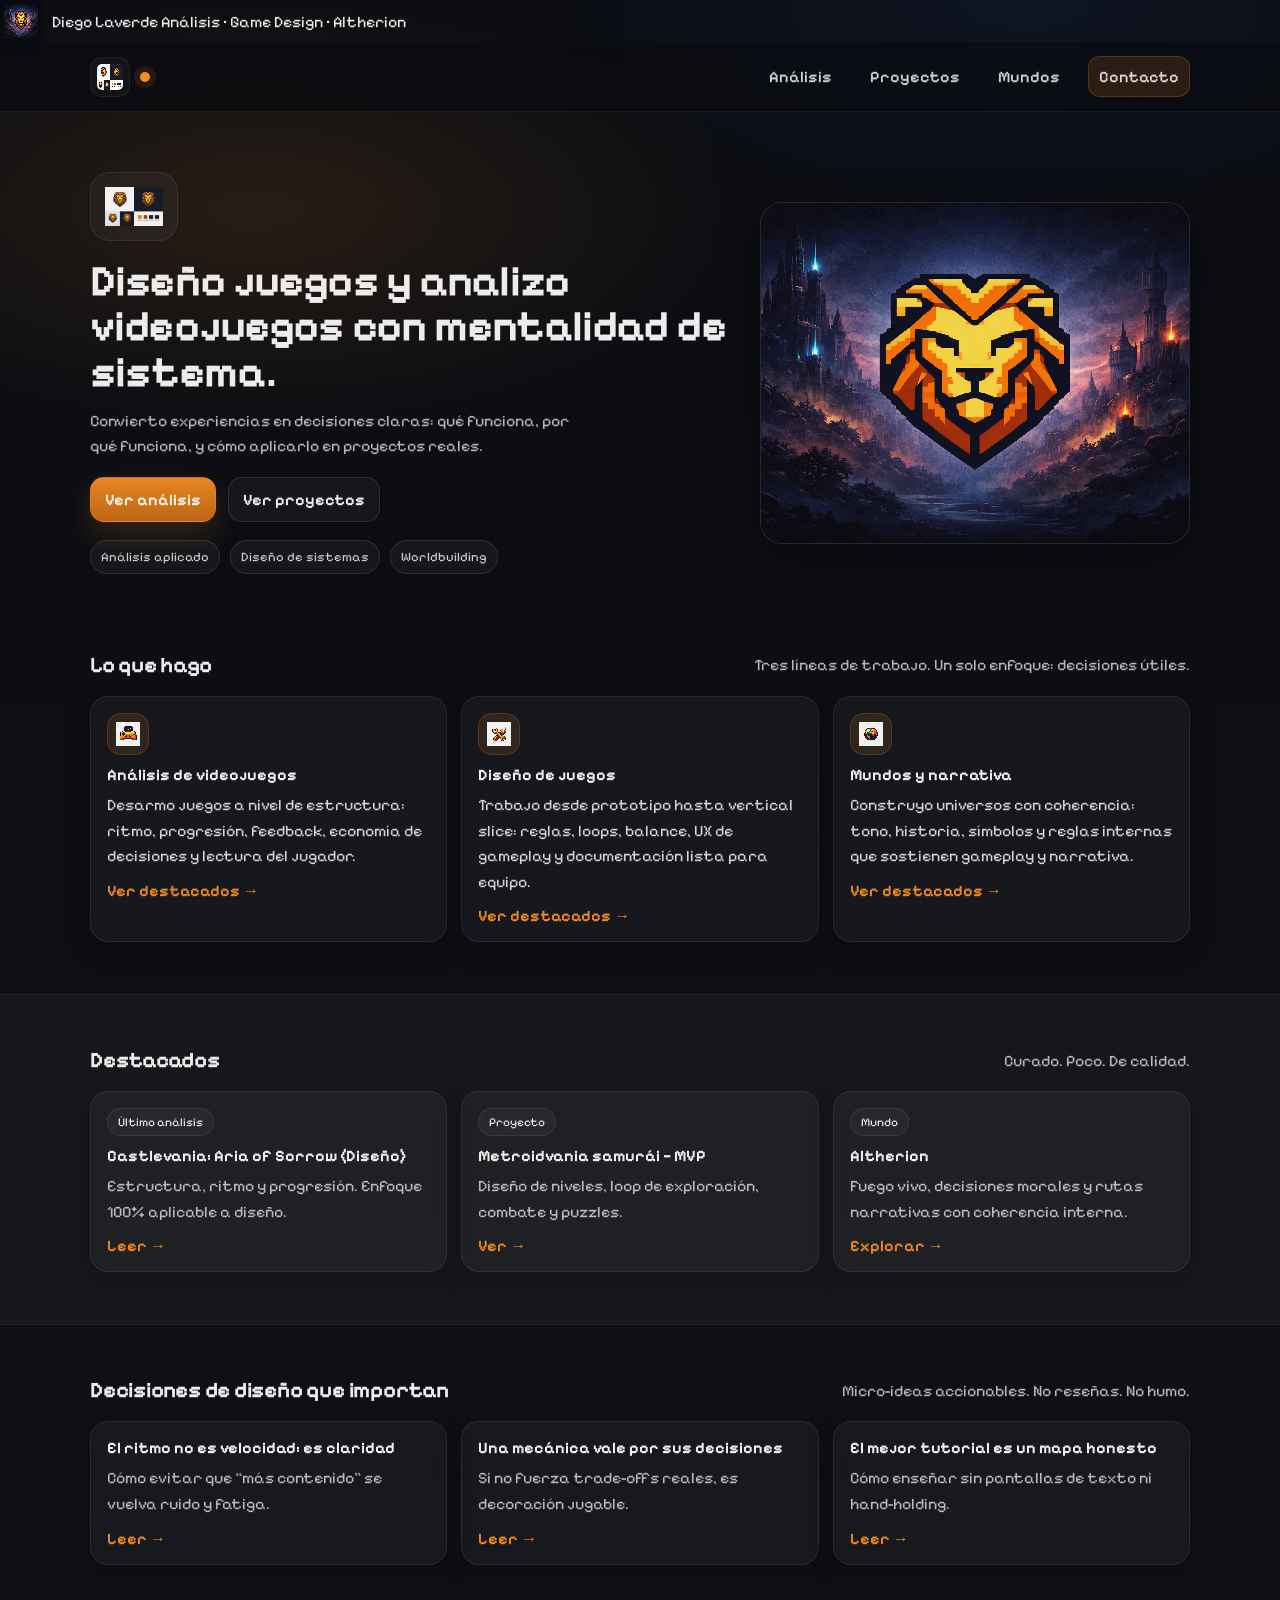
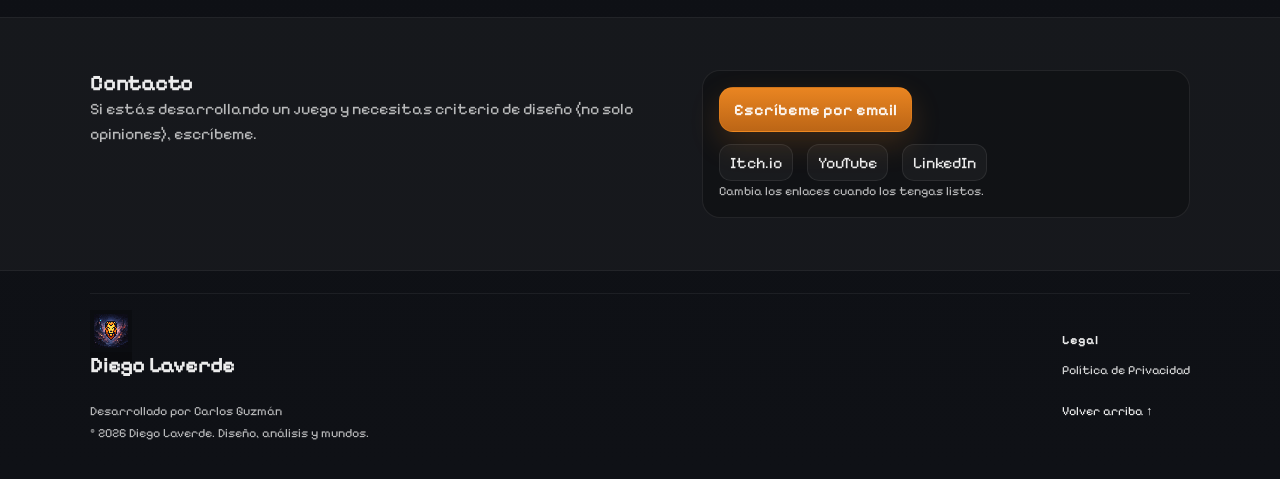
<file: index.html>
<!doctype html>
<html lang="es">
<link rel="icon" href="/favicon.ico">
<head>
  <meta charset="utf-8" />
  <meta name="viewport" content="width=device-width,initial-scale=1" />
  <title>Diego Laverde — Diseño de juegos y análisis</title>
  <meta name="description" content="Diseño juegos y analizo videojuegos con mentalidad de sistema: decisiones claras, aplicables y orientadas a producción." />

  <!-- Open Graph -->
  <meta property="og:title" content="Diego Laverde — Diseño de juegos y análisis" />
  <meta property="og:description" content="Análisis aplicado, diseño de sistemas y worldbuilding con criterio profesional." />
  <meta property="og:image" content="assets/images/og-image.png" />
  <meta property="og:type" content="website" />

  <!-- Fonts -->
  <link rel="preconnect" href="https://fonts.googleapis.com">
  <link rel="preconnect" href="https://fonts.gstatic.com" crossorigin>
  <link href="https://fonts.googleapis.com/css2?family=Pixelify+Sans:wght@400..700&display=swap" rel="stylesheet">

  <!-- Favicons -->
  <link rel="icon" type="image/png" sizes="32x32" href="assets/favicons/favicon-32x32.png" />
  <link rel="icon" type="image/png" sizes="16x16" href="assets/favicons/favicon-16x16.png" />

  <link rel="stylesheet" href="styles.css" />
</head>

<body>
  <a class="brand" href="#top" aria-label="Ir al inicio">
  <img
    class="brand-logo"
    src="assets/img/hero.png"
    alt="Logo de Diego Laverde"
  >
  <span class="brand-text">
    <span class="brand-name">Diego Laverde</span>
    <span class="brand-tag">Análisis • Game Design • Altherion</span>
  </span>
</a>

  <a class="skip" href="#main">Saltar al contenido</a>

  <header class="header" id="top">
    <div class="container header__inner">
      <a class="brand" href="#top" aria-label="Inicio">
        <img class="brand__logo" src="assets/img/logo/logo-pixel.png" alt="Logo" width="40" height="40" />
        <span class="brand__dot" aria-hidden="true"></span>
      </a>

      <nav class="nav" aria-label="Principal">
        <a href="#analisis">Análisis</a>
        <a href="#proyectos">Proyectos</a>
        <a href="#mundos">Mundos</a>
        <a class="nav__cta" href="#contacto">Contacto</a>
      </nav>

      <button class="menuBtn" id="menuBtn" aria-label="Abrir menú" aria-expanded="false">
        <span></span><span></span><span></span>
      </button>
    </div>

    <div class="mobileNav" id="mobileNav" hidden>
      <a href="#analisis">Análisis</a>
      <a href="#proyectos">Proyectos</a>
      <a href="#mundos">Mundos</a>
      <a href="#contacto">Contacto</a>
    </div>
  </header>

  <main id="main">
    <!-- HERO -->
    <section class="hero">
      <div class="container hero__grid">
        <div class="hero__left">
          <div class="hero__mark" aria-hidden="true">
            <img src="assets/img/logo/logo-mono-white.png" alt="" />
          </div>

          <h1>Diseño juegos y analizo videojuegos con mentalidad de sistema.</h1>
          <p class="lead">
            Convierto experiencias en decisiones claras: qué funciona, por qué funciona,
            y cómo aplicarlo en proyectos reales.
          </p>

          <div class="ctaRow">
            <a class="btn btn--primary" href="#analisis">Ver análisis</a>
            <a class="btn btn--ghost" href="#proyectos">Ver proyectos</a>
          </div>

          <div class="chips" aria-label="Enfoques">
            <span class="chip">Análisis aplicado</span>
            <span class="chip">Diseño de sistemas</span>
            <span class="chip">Worldbuilding</span>
          </div>
        </div>

        <div class="hero__right" aria-hidden="true">
          <div class="heroCard">
            <img class="heroCard__img" src="assets/img/hero.png" alt="" />
          </div>
        </div>
      </div>
    </section>

    <!-- LO QUE HAGO -->
    <section class="section" id="analisis">
      <div class="container">
        <div class="section__head">
          <h2>Lo que hago</h2>
          <p class="muted">Tres líneas de trabajo. Un solo enfoque: decisiones útiles.</p>
        </div>

        <div class="grid3">
          <article class="card">
            <div class="card__icon">
              <img src="assets/icons/icon-analysis.png" alt="" />
            </div>
            <h3>Análisis de videojuegos</h3>
            <p>
              Desarmo juegos a nivel de estructura: ritmo, progresión, feedback,
              economía de decisiones y lectura del jugador.
            </p>
            <a class="card__link" href="#destacados">Ver destacados →</a>
          </article>

          <article class="card" id="proyectos">
            <div class="card__icon">
              <img src="assets/icons/icon-projects.png" alt="" />
            </div>
            <h3>Diseño de juegos</h3>
            <p>
              Trabajo desde prototipo hasta vertical slice: reglas, loops, balance,
              UX de gameplay y documentación lista para equipo.
            </p>
            <a class="card__link" href="#destacados">Ver destacados →</a>
          </article>

          <article class="card" id="mundos">
            <div class="card__icon">
              <img src="assets/icons/icon-world.png" alt="" />
            </div>
            <h3>Mundos y narrativa</h3>
            <p>
              Construyo universos con coherencia: tono, historia, símbolos y reglas internas
              que sostienen gameplay y narrativa.
            </p>
            <a class="card__link" href="#destacados">Ver destacados →</a>
          </article>
        </div>
      </div>
    </section>

    <!-- DESTACADOS -->
    <section class="section section--alt" id="destacados">
      <div class="container">
        <div class="section__head">
          <h2>Destacados</h2>
          <p class="muted">Curado. Poco. De calidad.</p>
        </div>

        <div class="grid3">
          <article class="mini">
            <div class="mini__tag">Último análisis</div>
            <h3>Castlevania: Aria of Sorrow (Diseño)</h3>
            <p class="muted">Estructura, ritmo y progresión. Enfoque 100% aplicable a diseño.</p>
            <a class="mini__link" href="#">Leer →</a>
          </article>

          <article class="mini">
            <div class="mini__tag">Proyecto</div>
            <h3>Metroidvania samurái — MVP</h3>
            <p class="muted">Diseño de niveles, loop de exploración, combate y puzzles.</p>
            <a class="mini__link" href="#">Ver →</a>
          </article>

          <article class="mini">
            <div class="mini__tag">Mundo</div>
            <h3>Altherion</h3>
            <p class="muted">Fuego vivo, decisiones morales y rutas narrativas con coherencia interna.</p>
            <a class="mini__link" href="#">Explorar →</a>
          </article>
        </div>
      </div>
    </section>

    <!-- DECISIONES -->
    <section class="section" id="decisiones">
      <div class="container">
        <div class="section__head">
          <h2>Decisiones de diseño que importan</h2>
          <p class="muted">Micro-ideas accionables. No reseñas. No humo.</p>
        </div>

        <div class="grid3">
          <article class="post">
            <h3>El ritmo no es velocidad: es claridad</h3>
            <p class="muted">Cómo evitar que “más contenido” se vuelva ruido y fatiga.</p>
            <a class="post__link" href="#">Leer →</a>
          </article>

          <article class="post">
            <h3>Una mecánica vale por sus decisiones</h3>
            <p class="muted">Si no fuerza trade-offs reales, es decoración jugable.</p>
            <a class="post__link" href="#">Leer →</a>
          </article>

          <article class="post">
            <h3>El mejor tutorial es un mapa honesto</h3>
            <p class="muted">Cómo enseñar sin pantallas de texto ni hand-holding.</p>
            <a class="post__link" href="#">Leer →</a>
          </article>
        </div>
      </div>
    </section>

    <!-- CONTACTO -->
    <section class="section section--alt" id="contacto">
      <div class="container contact">
        <div>
          <h2>Contacto</h2>
          <p class="muted">
            Si estás desarrollando un juego y necesitas criterio de diseño (no solo opiniones), escríbeme.
          </p>
        </div>

        <div class="contact__box">
          <a class="btn btn--primary" href="mailto:tu-correo@ejemplo.com">Escríbeme por email</a>
          <div class="contact__links">
            <a href="#" aria-label="Itch.io">Itch.io</a>
            <a href="#" aria-label="YouTube">YouTube</a>
            <a href="#" aria-label="LinkedIn">LinkedIn</a>
          </div>
          <p class="tiny muted">Cambia los enlaces cuando los tengas listos.</p>
        </div>
      </div>
    </section>
  </main>

  <footer class="footer">
    <div class="container footer__inner">
      <div>
        <p>
          <img
              class="brand-logo"
              src="assets/img/hero.png"
              alt="Logo de Diego Laverde"
            >
          <h2>Diego Laverde</h2>
        </p><br/>
        <p><span class="muted tiny">Desarrollado por Carlos Guzmán</span></p>
        <span class="muted tiny">© <span id="year"></span> Diego Laverde. Diseño, análisis y mundos.</span>
      </div>
      <div>
        <h3 class="tiny">Legal</h3>        
        <p><a class="tiny" href="privacy-policy.html">Política de Privacidad</a></p>
        <br/>
        <a class="tiny" href="#top">Volver arriba ↑</a>
      </div>
    </div>
  </footer>

  <script src="script.js"></script>
</body>
</html>
</file>
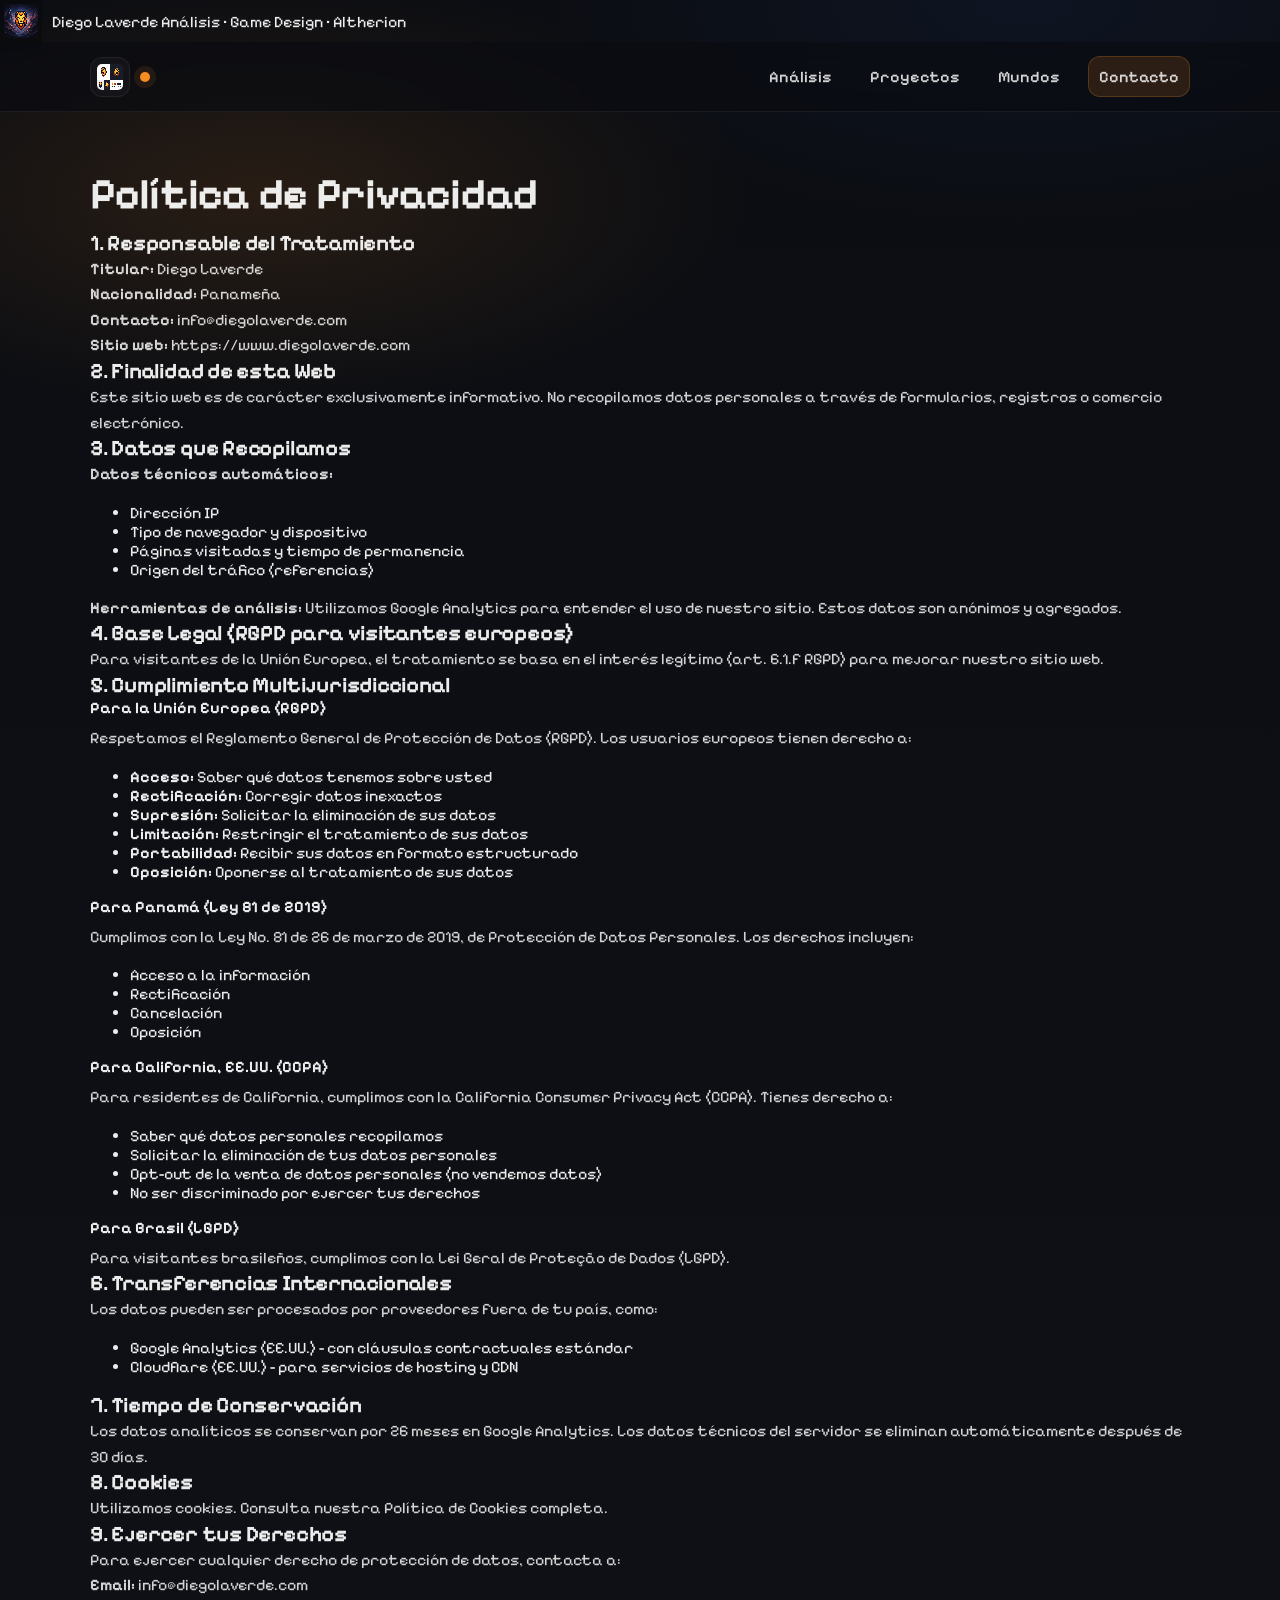
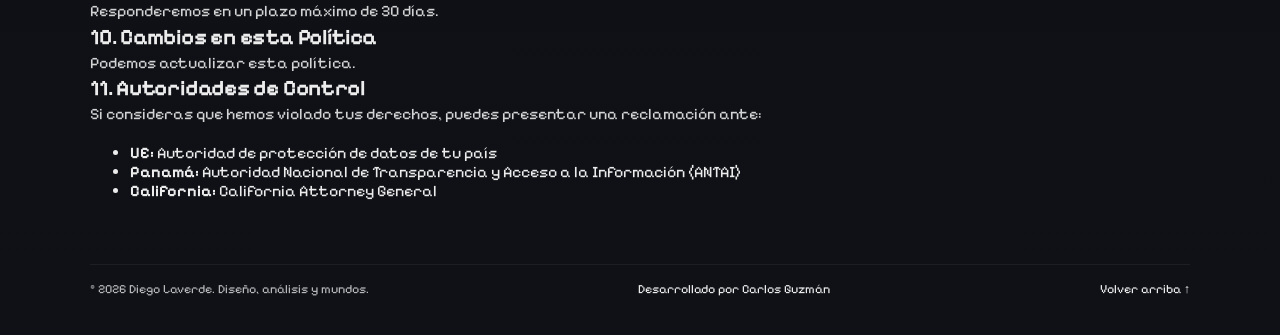
<file: privacy-policy.html>
<!doctype html>
<html lang="es">
<link rel="icon" href="/favicon.ico">
<head>
  <meta charset="utf-8" />
  <meta name="viewport" content="width=device-width,initial-scale=1" />
  <title>Diego Laverde — Diseño de juegos y análisis</title>
  <meta name="description" content="Diseño juegos y analizo videojuegos con mentalidad de sistema: decisiones claras, aplicables y orientadas a producción." />

  <!-- Open Graph -->
  <meta property="og:title" content="Diego Laverde — Diseño de juegos y análisis" />
  <meta property="og:description" content="Análisis aplicado, diseño de sistemas y worldbuilding con criterio profesional." />
  <meta property="og:image" content="assets/images/og-image.png" />
  <meta property="og:type" content="website" />

  <!-- Fonts -->
  <link rel="preconnect" href="https://fonts.googleapis.com">
  <link rel="preconnect" href="https://fonts.gstatic.com" crossorigin>
  <link href="https://fonts.googleapis.com/css2?family=Pixelify+Sans:wght@400..700&display=swap" rel="stylesheet">

  <!-- Favicons -->
  <link rel="icon" type="image/png" sizes="32x32" href="assets/favicons/favicon-32x32.png" />
  <link rel="icon" type="image/png" sizes="16x16" href="assets/favicons/favicon-16x16.png" />

  <link rel="stylesheet" href="styles.css" />
</head>

<body>
  <a class="brand" href="#top" aria-label="Ir al inicio">
  <img
    class="brand-logo"
    src="assets/img/hero.png"
    alt="Logo de Diego Laverde"
  >
  <span class="brand-text">
    <span class="brand-name">Diego Laverde</span>
    <span class="brand-tag">Análisis • Game Design • Altherion</span>
  </span>
</a>

  <a class="skip" href="#main">Saltar al contenido</a>

  <header class="header" id="top">
    <div class="container header__inner">
      <a class="brand" href="#top" aria-label="Inicio">
        <img class="brand__logo" src="assets/img/logo/logo-pixel.png" alt="Logo" width="40" height="40" />
        <span class="brand__dot" aria-hidden="true"></span>
      </a>

      <nav class="nav" aria-label="Principal">
        <a href="index.html#analisis">Análisis</a>
        <a href="index.html#proyectos">Proyectos</a>
        <a href="index.html#mundos">Mundos</a>
        <a class="nav__cta" href="index.html#contacto">Contacto</a>
      </nav>

      <button class="menuBtn" id="menuBtn" aria-label="Abrir menú" aria-expanded="false">
        <span></span><span></span><span></span>
      </button>
    </div>

    <div class="mobileNav" id="mobileNav" hidden>
      <a href="index.html#analisis">Análisis</a>
      <a href="index.html#proyectos">Proyectos</a>
      <a href="index.html#mundos">Mundos</a>
      <a href="index.html#contacto">Contacto</a>
    </div>
  </header>

    <main id="main">
        <section class="hero">
            <div class="container">
                <h1>Política de Privacidad</h1>
                                
                <h2>1. Responsable del Tratamiento</h2>
                <p><strong>Titular:</strong> Diego Laverde</p>
                <p><strong>Nacionalidad:</strong> Panameña</p>
                <p><strong>Contacto:</strong> info@diegolaverde.com</p>
                <p><strong>Sitio web:</strong> https://www.diegolaverde.com</p>
                
                <h2>2. Finalidad de esta Web</h2>
                <p>Este sitio web es de carácter exclusivamente informativo. No recopilamos datos personales a través de formularios, registros o comercio electrónico.</p>
                
                <h2>3. Datos que Recopilamos</h2>
                <p><strong>Datos técnicos automáticos:</strong></p>
                <ul>
                    <li>Dirección IP</li>
                    <li>Tipo de navegador y dispositivo</li>
                    <li>Páginas visitadas y tiempo de permanencia</li>
                    <li>Origen del tráfico (referencias)</li>
                </ul>
                
                <p><strong>Herramientas de análisis:</strong> Utilizamos Google Analytics para entender el uso de nuestro sitio. Estos datos son anónimos y agregados.</p>
                
                <h2>4. Base Legal (RGPD para visitantes europeos)</h2>
                <p>Para visitantes de la Unión Europea, el tratamiento se basa en el interés legítimo (art. 6.1.f RGPD) para mejorar nuestro sitio web.</p>
                
                <h2>5. Cumplimiento Multijurisdiccional</h2>
                
                <h3>Para la Unión Europea (RGPD)</h3>
                <p>Respetamos el Reglamento General de Protección de Datos (RGPD). Los usuarios europeos tienen derecho a:</p>
                <ul>
                    <li><strong>Acceso:</strong> Saber qué datos tenemos sobre usted</li>
                    <li><strong>Rectificación:</strong> Corregir datos inexactos</li>
                    <li><strong>Supresión:</strong> Solicitar la eliminación de sus datos</li>
                    <li><strong>Limitación:</strong> Restringir el tratamiento de sus datos</li>
                    <li><strong>Portabilidad:</strong> Recibir sus datos en formato estructurado</li>
                    <li><strong>Oposición:</strong> Oponerse al tratamiento de sus datos</li>
                </ul>
                
                <h3>Para Panamá (Ley 81 de 2019)</h3>
                <p>Cumplimos con la Ley No. 81 de 26 de marzo de 2019, de Protección de Datos Personales. Los derechos incluyen:</p>
                <ul>
                    <li>Acceso a la información</li>
                    <li>Rectificación</li>
                    <li>Cancelación</li>
                    <li>Oposición</li>
                </ul>
                
                <h3>Para California, EE.UU. (CCPA)</h3>
                <p>Para residentes de California, cumplimos con la California Consumer Privacy Act (CCPA). Tienes derecho a:</p>
                <ul>
                    <li>Saber qué datos personales recopilamos</li>
                    <li>Solicitar la eliminación de tus datos personales</li>
                    <li>Opt-out de la venta de datos personales (no vendemos datos)</li>
                    <li>No ser discriminado por ejercer tus derechos</li>
                </ul>
                
                <h3>Para Brasil (LGPD)</h3>
                <p>Para visitantes brasileños, cumplimos con la Lei Geral de Proteção de Dados (LGPD).</p>
                
                <h2>6. Transferencias Internacionales</h2>
                <p>Los datos pueden ser procesados por proveedores fuera de tu país, como:</p>
                <ul>
                    <li>Google Analytics (EE.UU.) - con cláusulas contractuales estándar</li>
                    <li>Cloudflare (EE.UU.) - para servicios de hosting y CDN</li>
                </ul>
                
                <h2>7. Tiempo de Conservación</h2>
                <p>Los datos analíticos se conservan por 26 meses en Google Analytics. Los datos técnicos del servidor se eliminan automáticamente después de 30 días.</p>
                
                <h2>8. Cookies</h2>
                <p>Utilizamos cookies. Consulta nuestra <a href="/politica-cookies.html">Política de Cookies</a> completa.</p>
                
                <h2>9. Ejercer tus Derechos</h2>
                <p>Para ejercer cualquier derecho de protección de datos, contacta a:</p>
                <p><strong>Email:</strong> info@diegolaverde.com</p>
                <p>Responderemos en un plazo máximo de 30 días.</p>
                
                <h2>10. Cambios en esta Política</h2>
                <p>Podemos actualizar esta política.</p>
                
                <h2>11. Autoridades de Control</h2>
                <p>Si consideras que hemos violado tus derechos, puedes presentar una reclamación ante:</p>
                <ul>
                    <li><strong>UE:</strong> Autoridad de protección de datos de tu país</li>
                    <li><strong>Panamá:</strong> Autoridad Nacional de Transparencia y Acceso a la Información (ANTAI)</li>
                    <li><strong>California:</strong> California Attorney General</li>
                </ul>
            </div>
        </section>
    </main>
    
  <footer class="footer">
    <div class="container footer__inner">
      <span class="muted tiny">© <span id="year"></span> Diego Laverde. Diseño, análisis y mundos.</span>
      <span class="tiny">Desarrollado por Carlos Guzmán</span>
      <a class="tiny" href="#top">Volver arriba ↑</a>
    </div>
  </footer>

  <script src="script.js"></script>
</body>
</html>
</file>
<file: styles.css>
:root{
  --gold:#F68C22;
  --gold2:#C66B16;
  --navy:#13223F;
  --ink:#1A1A1A;
  --paper:#FFFFFF;

  --bg: #0f1116;
  --card: rgba(255,255,255,0.06);
  --card2: rgba(255,255,255,0.04);
  --stroke: rgba(255,255,255,0.10);
  --text: rgba(255,255,255,0.92);
  --muted: rgba(255,255,255,0.70);

  --radius: 18px;
  --shadow: 0 14px 40px rgba(0,0,0,0.35);
  --max: 1100px;
}
.brand-logo{
  width: 42px;
  height: 42px;
  image-rendering: pixelated;
  border: var(--px) solid var(--line);
  background: rgba(0,0,0,0.25);
  padding: 4px;
  box-shadow: 0 10px 0 rgba(0,0,0,0.35);
}

*{ box-sizing: border-box; }
html{ scroll-behavior:smooth; }
body{
  margin:0;
  /* font-family: ui-sans-serif, system-ui, -apple-system, Segoe UI, Roboto, Helvetica, Arial, "Apple Color Emoji","Segoe UI Emoji";*/
  font-family: "Pixelify Sans", sans-serif;
  background:
    radial-gradient(900px 400px at 20% 10%, rgba(246,140,34,0.12), transparent 55%),
    radial-gradient(900px 400px at 80% 0%, rgba(19,34,63,0.35), transparent 55%),
    linear-gradient(180deg, #0b0d12, var(--bg));
  color: var(--text);
}

a{ color:inherit; text-decoration:none; }
a:hover{ opacity:0.92; }
img{ max-width:100%; display:block; }

.container{
  width:min(var(--max), calc(100% - 40px));
  margin: 0 auto;
}

.skip{
  position:absolute; left:-9999px; top:auto; width:1px; height:1px; overflow:hidden;
}
.skip:focus{
  left:12px; top:12px; width:auto; height:auto;
  padding:10px 12px;
  border-radius:12px;
  background: rgba(0,0,0,0.8);
  border: 1px solid var(--stroke);
}

.header{
  position:sticky; top:0; z-index:50;
  backdrop-filter: blur(10px);
  background: rgba(10,12,18,0.70);
  border-bottom: 1px solid rgba(255,255,255,0.06);
}
.header__inner{
  display:flex; align-items:center; justify-content:space-between;
  padding: 14px 0;
}

.brand{
  display:flex; align-items:center; gap:10px;
}
.brand__logo{
  image-rendering: pixelated;
  border-radius: 12px;
  background: rgba(255,255,255,0.03);
  border: 1px solid rgba(255,255,255,0.06);
  padding:6px;
}
.brand__dot{
  width:10px; height:10px; border-radius:999px;
  background: var(--gold);
  box-shadow: 0 0 0 6px rgba(246,140,34,0.10);
}

.nav{
  display:flex; align-items:center; gap:18px;
  font-weight: 560;
}
.nav a{
  padding:10px 10px;
  border-radius: 12px;
  color: rgba(255,255,255,0.82);
}
.nav a:hover{
  background: rgba(255,255,255,0.06);
}
.nav__cta{
  background: rgba(246,140,34,0.14);
  border: 1px solid rgba(246,140,34,0.22);
  color: rgba(255,255,255,0.92);
}

.menuBtn{
  display:none;
  width:44px; height:44px;
  background: rgba(255,255,255,0.04);
  border: 1px solid rgba(255,255,255,0.08);
  border-radius: 14px;
  cursor:pointer;
}
.menuBtn span{
  display:block;
  width:18px; height:2px;
  background: rgba(255,255,255,0.85);
  margin: 4px auto;
  border-radius: 10px;
}

.mobileNav{
  border-top: 1px solid rgba(255,255,255,0.06);
  padding: 10px 0 14px;
}
.mobileNav a{
  display:block;
  padding: 12px 20px;
  color: rgba(255,255,255,0.85);
}
.mobileNav a:hover{
  background: rgba(255,255,255,0.06);
}

/* HERO */
.hero{
  padding: 60px 0 26px;
}
.hero__grid{
  display:grid;
  grid-template-columns: 1.2fr 0.8fr;
  gap: 26px;
  align-items: center;
}
.hero__mark{
  width: 88px;
  border-radius: 20px;
  background: rgba(255,255,255,0.04);
  border: 1px solid rgba(255,255,255,0.08);
  padding: 14px;
  margin-bottom: 18px;
}
.hero__mark img{ opacity: 0.95; }

h1{
  font-size: clamp(30px, 3.4vw, 46px);
  line-height: 1.05;
  margin: 0 0 12px;
  letter-spacing: -0.02em;
}
.lead{
  margin:0 0 18px;
  color: var(--muted);
  font-size: 16px;
  line-height: 1.6;
  max-width: 56ch;
}

.ctaRow{ display:flex; gap:12px; margin: 14px 0 18px; flex-wrap: wrap; }
.btn{
  display:inline-flex; align-items:center; justify-content:center;
  padding: 12px 14px;
  border-radius: 14px;
  border: 1px solid rgba(255,255,255,0.10);
  font-weight: 650;
}
.btn--primary{
  background: linear-gradient(180deg, rgba(246,140,34,0.95), rgba(198,107,22,0.95));
  border-color: rgba(246,140,34,0.35);
  box-shadow: 0 12px 30px rgba(246,140,34,0.18);
}
.btn--ghost{
  background: rgba(255,255,255,0.04);
}

.chips{ display:flex; gap:10px; flex-wrap: wrap; }
.chip{
  padding: 8px 10px;
  border-radius: 999px;
  border: 1px solid rgba(255,255,255,0.10);
  background: rgba(255,255,255,0.04);
  color: rgba(255,255,255,0.78);
  font-size: 13px;
}

.heroCard{
  border-radius: 22px;
  background: rgba(255,255,255,0.04);
  border: 1px solid rgba(255,255,255,0.08);
  box-shadow: var(--shadow);
  overflow:hidden;
}
.heroCard__img{
  width:100%;
  height: 340px;
  object-fit: cover;
  image-rendering: pixelated;
  opacity: 0.95;
}

/* SECTIONS */
.section{ padding: 52px 0; }
.section--alt{
  background: rgba(255,255,255,0.03);
  border-top: 1px solid rgba(255,255,255,0.05);
  border-bottom: 1px solid rgba(255,255,255,0.05);
}
.section__head{
  display:flex; align-items:flex-end; justify-content:space-between;
  gap: 20px;
  margin-bottom: 18px;
}
h2{
  margin:0;
  font-size: 22px;
  letter-spacing: -0.01em;
}
.muted{ color: var(--muted); }
.tiny{ font-size: 12.5px; }

.grid3{
  display:grid;
  grid-template-columns: repeat(3, 1fr);
  gap: 14px;
}

.card, .mini, .post{
  background: rgba(255,255,255,0.04);
  border: 1px solid rgba(255,255,255,0.08);
  border-radius: var(--radius);
  padding: 16px;
  box-shadow: 0 10px 26px rgba(0,0,0,0.18);
}
.card__icon{
  width: 42px;
  height: 42px;
  border-radius: 14px;
  background: rgba(246,140,34,0.12);
  border: 1px solid rgba(246,140,34,0.18);
  padding: 8px;
  margin-bottom: 10px;
}
.card__icon img{ image-rendering: pixelated; opacity: 0.95; }

h3{ margin: 0 0 8px; font-size: 16px; }
p{ margin: 0; line-height: 1.6; color: rgba(255,255,255,0.82); }
.card__link, .mini__link, .post__link{
  display:inline-block;
  margin-top: 12px;
  color: rgba(246,140,34,0.95);
  font-weight: 650;
}

.mini__tag{
  display:inline-flex;
  font-size: 12px;
  padding: 6px 10px;
  border-radius: 999px;
  background: rgba(255,255,255,0.04);
  border: 1px solid rgba(255,255,255,0.08);
  margin-bottom: 10px;
}

/* CONTACT */
.contact{
  display:grid;
  grid-template-columns: 1.1fr 0.9fr;
  gap: 16px;
  align-items: start;
}
.contact__box{
  background: rgba(0,0,0,0.25);
  border: 1px solid rgba(255,255,255,0.08);
  border-radius: var(--radius);
  padding: 16px;
}
.contact__links{
  display:flex; gap:14px; flex-wrap: wrap;
  margin-top: 12px;
}
.contact__links a{
  padding: 8px 10px;
  border-radius: 12px;
  background: rgba(255,255,255,0.04);
  border: 1px solid rgba(255,255,255,0.08);
}

/* FOOTER */
.footer{
  padding: 22px 0 38px;
}
.footer__inner{
  display:flex; justify-content:space-between; align-items:center;
  gap: 14px;
  border-top: 1px solid rgba(255,255,255,0.06);
  padding-top: 16px;
}

/* Responsive */
@media (max-width: 900px){
  .hero__grid{ grid-template-columns: 1fr; }
  .heroCard__img{ height: 260px; }
  .grid3{ grid-template-columns: 1fr; }
  .contact{ grid-template-columns: 1fr; }
  .nav{ display:none; }
  .menuBtn{ display:block; }
}
</file>
